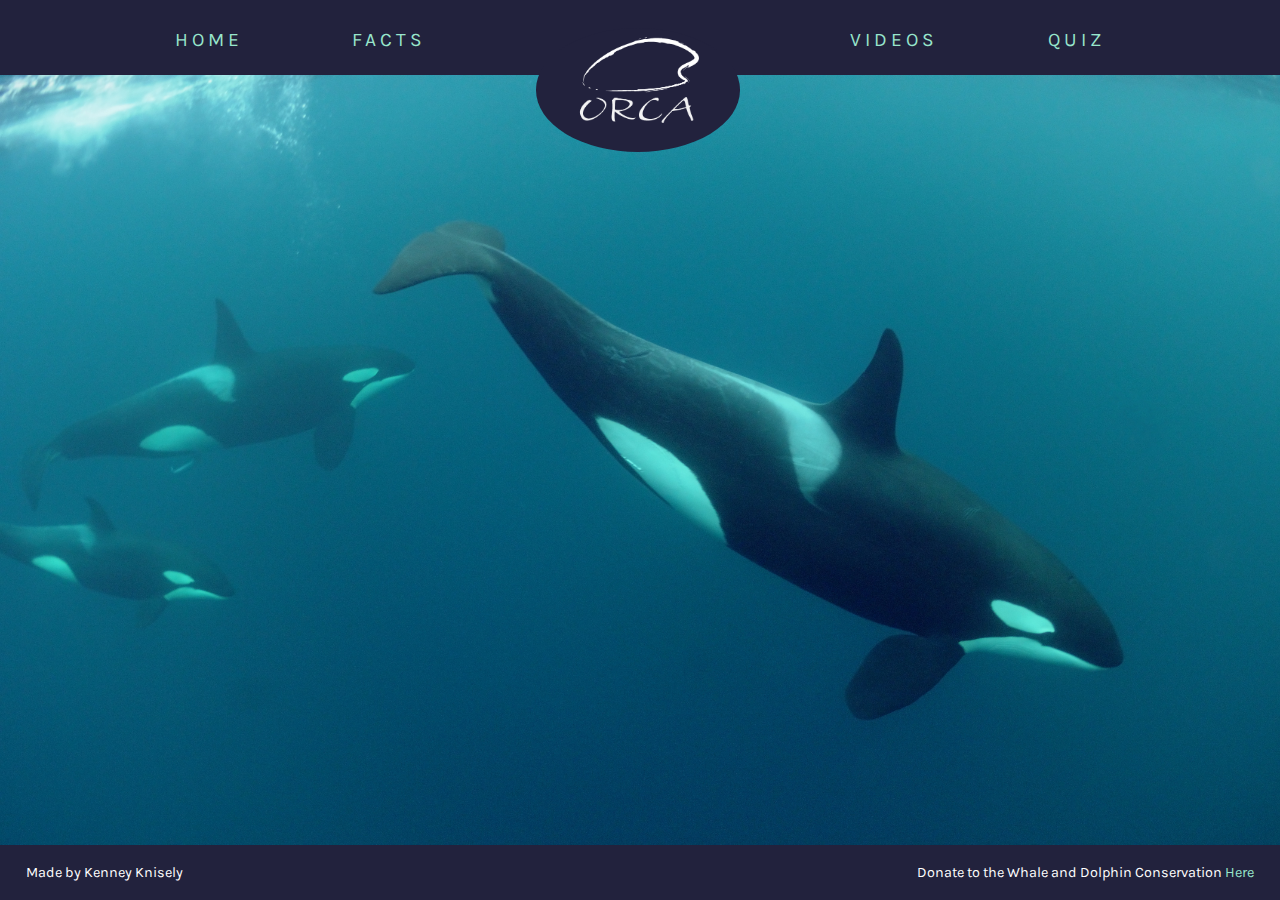
<file: index.html>
<!DOCTYPE html>
<html lang="en">

	<head>

		<meta charset="utf-8">

		<title>Orca</title>

		<link href="https://fonts.googleapis.com/css?family=Karla:400,700" rel="stylesheet">

		<link type="text/css" rel="stylesheet" href="styles.css" />
		<link type="text/css" rel="stylesheet" href="animate.min.css">

		<meta name="viewport" content="width=device-width, initial-scale=1">

		<!--[if lt IE 9]>
			<script src="js/html5shiv-printshiv.min.js"></script>
		<![endif]-->

	</head>

	<body>
		<div class="content">


			<div class="logo-menu-container" >
				<img class="logo-menu" src="images/logo_white.png" alt="logo" title="logo">
			</div>

			<header>
				<button class="hamburger">&#9776;</button>
	      <button class="cross">&#735;</button>

	      <nav class="menu">
	        <ul>
	          <li><a href="index.html">Home</a></li>
	          <li><a href="pages/facts.html">Facts</a></li>
	          <li><a href="pages/videos.html">Videos</a></li>
	          <li><a href="pages/quiz.html">Quiz</a></li>
	        </ul>
	      </nav>

	      <nav class="desktop-menu">
	        <ul>
	          <li><a href="index.html"><p id="animate1">HOME</p></a></li>
	          <li><a href="pages/facts.html"><p id="animate2">FACTS</p></a></li>
						<li class="logo-container">
							<img class="logo" src="images/logo_white.png"
							alt="logo" title="logo">
						</li>
	          <li><a href="pages/videos.html"><p id="animate3">VIDEOS</p></a></li>
	          <li><a href="pages/quiz.html"><p id="animate4">QUIZ</p></a></li>
	        </ul>
	      </nav>


			</header>

			<div id="container">
			</div>

		</div>

		<footer>
			<p> Made by Kenney Knisely </p>

			<p> Donate to the Whale and Dolphin Conservation <a class="whale-link" href="https://us.whales.org/"> Here </a> </p>
		</footer>






		<script type="text/javascript" src="https://ajax.googleapis.com/ajax/libs/jquery/3.3.1/jquery.min.js"></script>
		<script type="text/javascript" src="js/backstretch.js"></script>
		<script src="js/hamburger.js"></script>
		<script type="text/javascript" src="js/main.js"></script>
		<script type="text/javascript" src="js/animate.js"></script>

	</body>

</html>
</file>
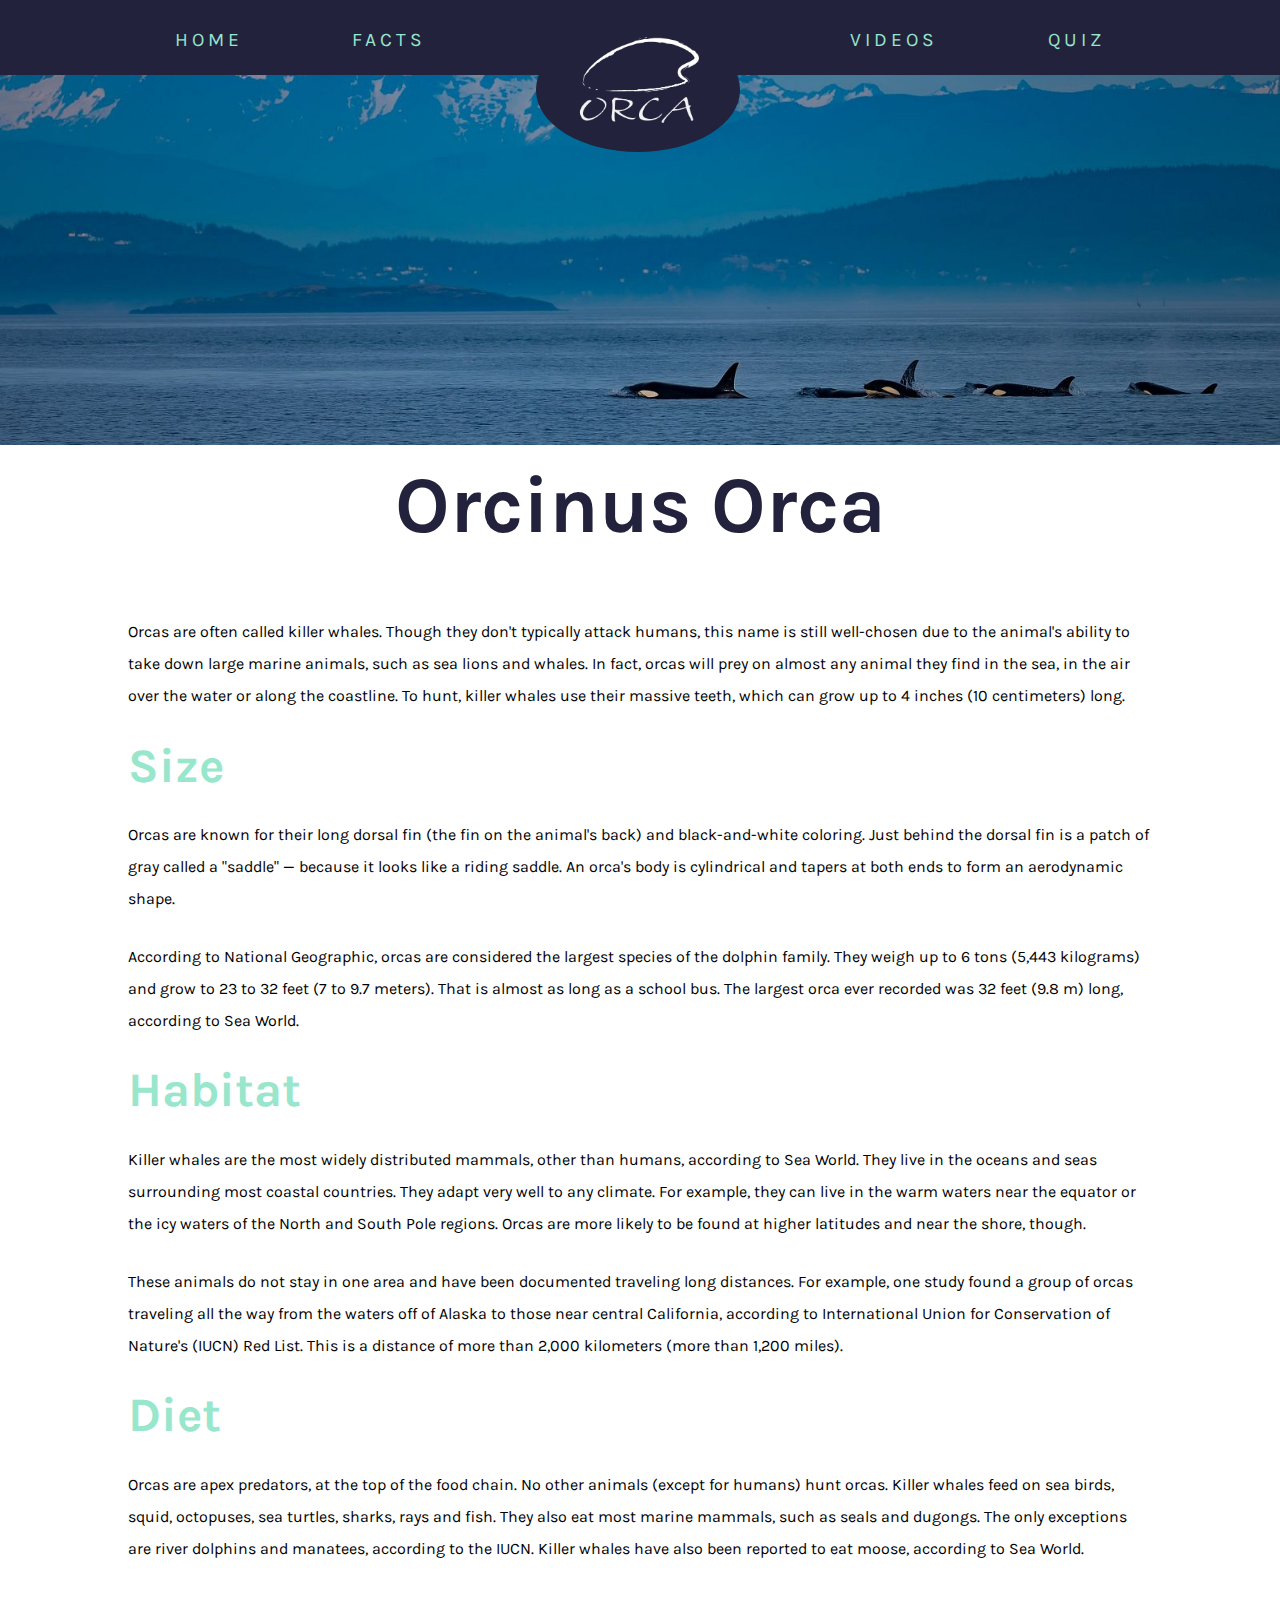
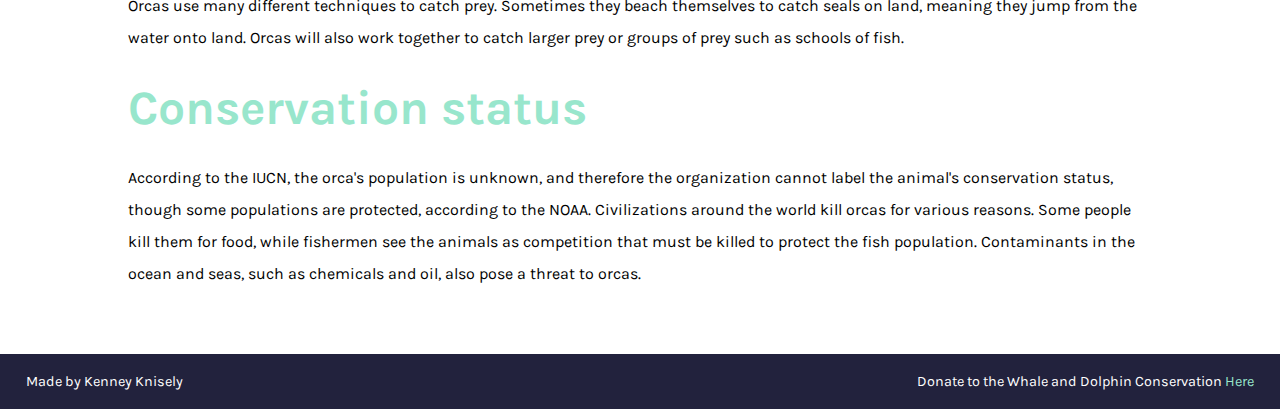
<file: pages/facts.html>
<!DOCTYPE html>
<html lang="en">

	<head>

		<meta charset="utf-8">

		<title>Orca-Facts</title>

		<link href="https://fonts.googleapis.com/css?family=Karla:400,700" rel="stylesheet">

		<link type="text/css" rel="stylesheet" href="../styles.css" />
		<link type="text/css" rel="stylesheet" href="../animate.min.css">

		<meta name="viewport" content="width=device-width, initial-scale=1">

		<!--[if lt IE 9]>
			<script src="js/html5shiv-printshiv.min.js"></script>
		<![endif]-->

	</head>

	<body>
		<div class="content">

      <div class="logo-menu-container" >
				<img class="logo-menu" src="../images/logo_white.png" alt="logo" title="logo">
			</div>


			<header>
				<button class="hamburger">&#9776;</button>
	      <button class="cross">&#735;</button>

	      <nav class="menu">
	        <ul>
	          <li><a href="../index.html">Home</a></li>
	          <li><a href="facts.html">Facts</a></li>
	          <li><a href="videos.html">Videos</a></li>
	          <li><a href="quiz.html">Quiz</a></li>
	        </ul>
	      </nav>

	      <nav class="desktop-menu">
	        <ul>
	          <li><a href="../index.html"><p id="animate1">HOME</p></a></li>
	          <li><a href="facts.html"><p id="animate2">FACTS</p></a></li>
						<li class="logo-container">
							<img class="logo" src="../images/logo_white.png" alt="logo" title="logo">
						</li>
	          <li><a href="videos.html"><p id="animate3">VIDEOS</p></a></li>
	          <li><a href="quiz.html"><p id="animate4">QUIZ</p></a></li>
	        </ul>
	      </nav>
			</header>


      <main class="facts-main">

        <img id="facts-pic" src="../images/facts.jpg" alt="Orcas" Title="Orcas">

        <article>

          <h1> Orcinus Orca </h1>

          <p>Orcas are often called killer whales. Though they don't typically attack humans, this name is still well-chosen due to the animal's ability to take down large marine animals, such as sea lions and whales. In fact, orcas will prey on almost any animal they find in the sea, in the air over the water or along the coastline. To hunt, killer whales use their massive teeth, which can grow up to 4 inches (10 centimeters) long.</p>

          <h2> Size </h2>

          <p> Orcas are known for their long dorsal fin (the fin on the animal's back) and black-and-white coloring. Just behind the dorsal fin is a patch of gray called a "saddle" — because it looks like a riding saddle. An orca's body is cylindrical and tapers at both ends to form an aerodynamic shape.</p>

          <p> According to National Geographic, orcas are considered the largest species of the dolphin family. They weigh up to 6 tons (5,443 kilograms) and grow to 23 to 32 feet (7 to 9.7 meters). That is almost as long as a school bus. The largest orca ever recorded was 32 feet (9.8 m) long, according to Sea World. </p>

          <h2>Habitat</h2>

          <p> Killer whales are the most widely distributed mammals, other than humans, according to Sea World. They live in the oceans and seas surrounding most coastal countries. They adapt very well to any climate. For example, they can live in the warm waters near the equator or the icy waters of the North and South Pole regions. Orcas are more likely to be found at higher latitudes and near the shore, though.</p>

          <p>These animals do not stay in one area and have been documented traveling long distances. For example, one study found a group of orcas traveling all the way from the waters off of Alaska to those near central California, according to International Union for Conservation of Nature's (IUCN) Red List. This is a distance of more than 2,000 kilometers (more than 1,200 miles).</p>

          <h2>Diet</h2>

          <p>Orcas are apex predators, at the top of the food chain. No other animals  (except for humans) hunt orcas. Killer whales feed on sea birds, squid, octopuses, sea turtles, sharks, rays and fish. They also eat most marine mammals, such as seals and dugongs. The only exceptions are river dolphins and manatees, according to the IUCN. Killer whales have also been reported to eat moose, according to Sea World.</p>

          <p>Orcas use many different techniques to catch prey. Sometimes they beach themselves to catch seals on land, meaning they jump from the water onto land. Orcas will also work together to catch larger prey or groups of prey such as schools of fish.</p>

          <h2> Conservation status</h2>

          <p> According to the IUCN, the orca's population is unknown, and therefore the organization cannot label the animal's conservation status, though some populations are protected, according to the NOAA. Civilizations around the world kill orcas for various reasons. Some people kill them for food, while fishermen see the animals as competition that must be killed to protect the fish population. Contaminants in the ocean and seas, such as chemicals and oil, also pose a threat to orcas.</p>

      </article>

      </main>







		</div>

		<footer>
			<p> Made by Kenney Knisely </p>

			<p> Donate to the Whale and Dolphin Conservation <a class="whale-link" href="https://us.whales.org/"> Here </a> </p>
		</footer>






		<script type="text/javascript" src="https://ajax.googleapis.com/ajax/libs/jquery/3.3.1/jquery.min.js"></script>
		<script src="../js/hamburger.js"></script>
		<script type="text/javascript" src="../js/animate.js"></script>

	</body>

</html>
</file>
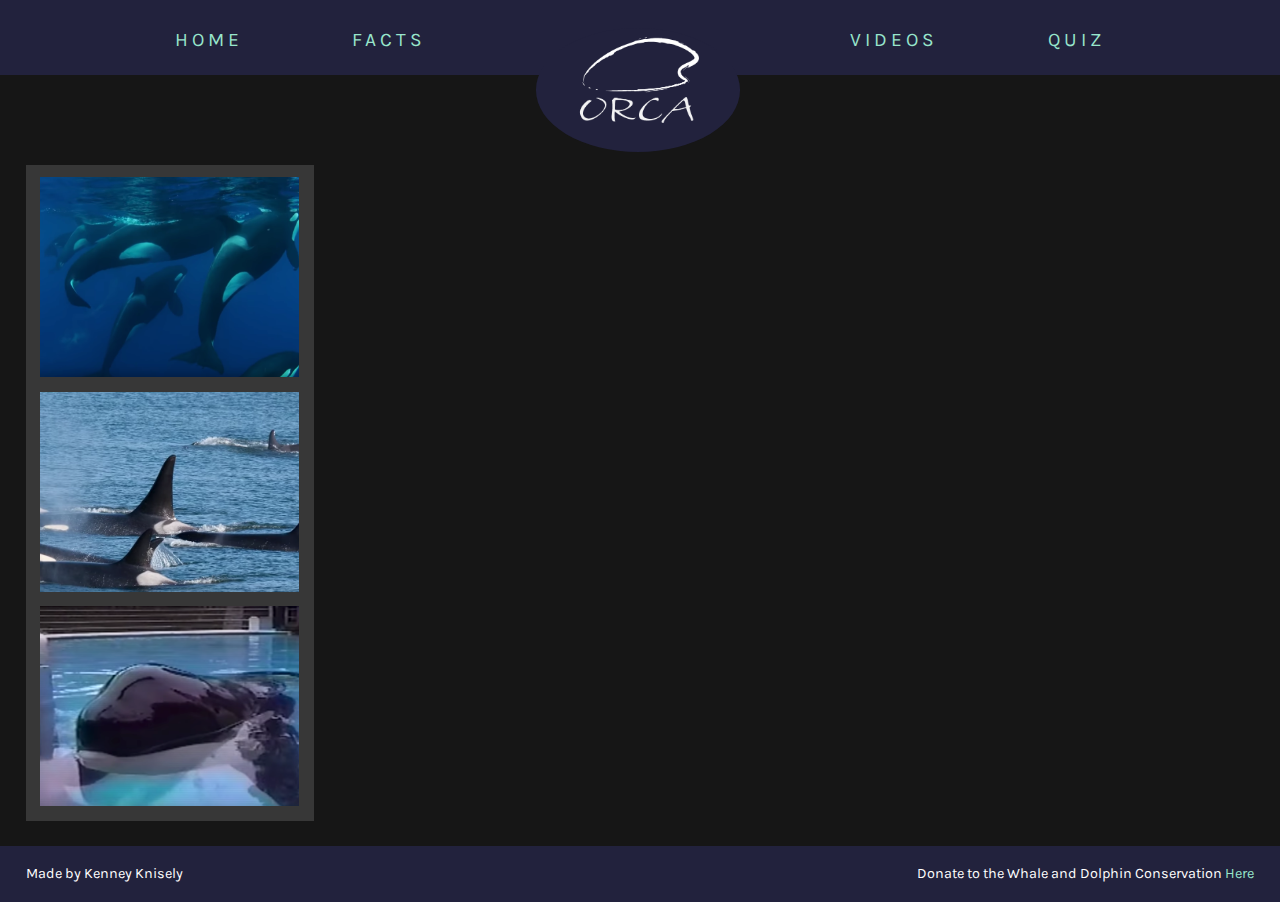
<file: pages/videos.html>
<!DOCTYPE html>
<html lang="en">

	<head>

		<meta charset="utf-8">

		<title>Orca-Videos</title>

		<link href="https://fonts.googleapis.com/css?family=Karla:400,700" rel="stylesheet">

		<link type="text/css" rel="stylesheet" href="../styles.css" />

		<link type="text/css" rel="stylesheet" href="../animate.min.css" />

		<meta name="viewport" content="width=device-width, initial-scale=1">

		<!--[if lt IE 9]>
			<script src="js/html5shiv-printshiv.min.js"></script>
		<![endif]-->

	</head>

	<body>

		<div class="vid-back"></div>

		<div class="content">

			<div class="logo-menu-container" >
				<img class="logo-menu" src="../images/logo_white.png" alt="logo" title="logo">
			</div>


			<header>
				<button class="hamburger">&#9776;</button>
				<button class="cross">&#735;</button>

				<nav class="menu">
					<ul>
						<li><a href="../index.html">Home</a></li>
						<li><a href="facts.html">Facts</a></li>
						<li><a href="videos.html">Videos</a></li>
						<li><a href="quiz.html">Quiz</a></li>
					</ul>
				</nav>

				<nav class="desktop-menu">
					<ul>
						<li><a href="../index.html"><p id="animate1">HOME</p></a></li>
						<li><a href="facts.html"><p id="animate2">FACTS</p></a></li>
						<li class="logo-container">
							<img class="logo" src="../images/logo_white.png" alt="logo" title="logo">
						</li>
						<li><a href="videos.html"><p id="animate3">VIDEOS</p></a></li>
						<li><a href="quiz.html"><p id="animate4">QUIZ</p></a></li>
					</ul>
				</nav>


			</header>

<main class="vid-main">
<div class="player-container">
		<div class="resp-container" id="show-player-1">
    	<div class="player" id="player1"></div>
		</div>
		<div class="resp-container" id="show-player-2">
    	<div class="player" id="player2"></div>
		</div>
		<div class="resp-container" id="show-player-3">
    	<div class="player" id="player3"></div>
		</div>
</div>

<div class="player-imgs">
	<div class="alt-container">
		<img class="alt-image" id="player-alt-1" src="../images/player-alt-1.png" alt="Video" Title="Video">
		<div class="hover-title" id="hover1">
			<p> How Would Orca Attack and Kill a Great White Shark? </p>
		</div>
	</div>

	<div class="alt-container">
		<img class="alt-image" id="player-alt-2" src="../images/player-alt-2.png" alt="Video" Title="Video">
		<div class="hover-title" id="hover2">
			<p> GoPro: Orca Rescue in 4k </p>
		</div>
	</div>

	<div class="alt-container">
		<img class="alt-image" id="player-alt-3" src="../images/player-alt-3.png" alt="Video" Title="Video">
		<div class="hover-title" id="hover3">
			<p> Freeing Willy </p>
		</div>
	</div>

	</div>

</main>

</div>


		<footer>
			<p> Made by Kenney Knisely </p>

			<p> Donate to the Whale and Dolphin Conservation <a class="whale-link" href="https://us.whales.org/"> Here </a> </p>
		</footer>






		<script  src="https://ajax.googleapis.com/ajax/libs/jquery/3.3.1/jquery.min.js"></script>
		<script src="../js/hamburger.js"></script>
		<script src="https://www.youtube.com/iframe_api"></script>
		<script src="../js/player.js"></script>
		<script type="text/javascript" src="../js/animate.js"></script>



	</body>

</html>
</file>
<file: styles.css>
/* ---------------------------------------
              General
------------------------------------------- */

* {
	margin: 0;
	padding: 0;
	border: 0;
}

article, aside, details, figcaption, figure, footer, header, main, nav, section, summary {
    display:block;
}

header {
	width: 100%;
	background-color: #22223D;
	height: 75px;
	display: flex;
	flex-direction: row-reverse;
	justify-content: space-between;

}

ul li {
	list-style-type: none;
}

html, body {
  height: 100%;
}
body {
  display: flex;
  flex-direction: column;
	font-family: 'Karla', sans-serif;
}
.content {
  flex: 1 0 auto;
}


#container{
	width: 100%;
	height: 91%;
}

footer {
  flex-shrink: 0;
	display: flex;
	justify-content: space-between;
	width: 96%;
	background-color: #22223D;
	color: white;
	padding: 1.5% 2%;
	font-size: .5rem;
	z-index: 100;
}

footer .whale-link{
	color: #7FFFD4;
}

/* ---------------------------------------
              Hamburger Menu
------------------------------------------- */

.desktop-menu {
	display: none;
}

.hamburger{
  background:none;
  line-height:45px;
  padding:2%;
  color: #98e6cc;
  border:0;
  font-size:3rem;
  cursor:pointer;
  outline:none;
  z-index:10000000000000;
}

.cross{
  background:none;
  padding:7px 15px 0px 15px;
  color: #98e6cc;
  border:0;
  font-size:5rem;
  line-height:65px;
  cursor:pointer;
  outline:none;
  z-index:10000000000000;
}

.menu{
	z-index:1000000;
	font-weight:bold;
	font-size:0.8em;
	width:100%;
	background:#f1f1f1;
	position:absolute;
	text-align:center;
	font-size:.75rem;
 }

.menu ul {
	margin: 0;
	padding: 0;
	list-style-type: none;
	list-style-image: none;
}

.menu li {
	display: block;
	padding:15px 0 15px 0;
	border-bottom:#dddddd 1px solid;
}
.menu li:hover{
	display: block;
	background:#ffffff;
	padding:15px 0 15px 0;
	border-bottom:#dddddd 1px solid;
}
.menu ul li a {
	text-decoration:none;
	margin: 0px;
	color:#666;
}
.menu ul li a:hover {
	color: #666;
	text-decoration: none;
}
.menu a{
	text-decoration:none;
	color:#666;
}
.menu a:hover{
	text-decoration:none;
	color:#666;
}

.logo-menu-container{
	position: absolute;
	top: 0;
	left: -2%;
	width: 20%;
	z-index: 100;
	padding: 5%;
	background-color:#22223D;
	border-radius: 50%;
}

.logo-menu{
	width: 100%;
}
/* ---------------------------------------
              Facts Page Styles
------------------------------------------- */

#facts-pic{
	position: absolute;
	z-index: -1000;
	width: 100%;
	object-fit: cover;
	top:5%;
	max-height: 500px;
}

article{
	margin-top: 30%;
}

article h1{
	margin: 5%;
	font-size: 3rem;
	text-align: center;
	color: #22223D;

}

.facts-main{
	margin-bottom: 5%;
}

.facts-main h2 {
	margin: 0 5%;
	color: #98e6cc;
	font-size: 2rem;
}

.facts-main p {
	margin: 5%;
	line-height: 2rem;
}

/* ---------------------------------------
              Quiz Page Styles
------------------------------------------- */
.quiz-image {
	position: absolute;
	top: 0;
	width: 100%;
	object-fit: cover;
	max-height: 400px;
	z-index: -10000;
}

.quiz-heading{
	margin-top: 40%;
}

.quiz-heading h1{
	margin: 2% 0;
	text-align: center;
	color: #22223D;
	font-size: 3rem;
}

.quiz-heading h2{
	margin: 0 5%;
	color: #98e6cc;
	text-align: center;
}

.quiz-heading p {
	margin: 3% 0;
	text-align: center;
}


.quiz{
	display: flex;
	flex-direction: column;
	align-items: center;
}

figure{
	position: relative;
	width: 81%;
	margin: 5% 2%;
	display: flex;
	flex-direction: column;
	align-items: center;
	box-shadow: 0px 0px 5px black;
	overflow: hidden;
}


.quiz-img {
	width: 100%;
	height: 200px;
	object-fit: cover;
	transition: .1s
}

.quiz-img:hover {
	transform: scale(1.1);
	transition: .2s

}

figure h3{
	margin: 5%;
}

.box-content {
  display: none;
	line-height: 1.5em;
}

/* ---------------------------------------
              Videos Page Styles
------------------------------------------- */

.player {
	width: 100%;
}

.resp-container{
	position: relative;
	overflow: hidden;
	padding-top: 56.25%;
}

iframe{
	position: absolute;
 top: 0;
 left: 0;
 width: 100%;
 height: 100%;
 border: 0;
}

#show-player-2, #show-player-3{
	display: none;
}

.alt-container{
	position: relative;
	width: 90%;
	margin: 5%;
	height: 200px;

}

.alt-image{
	object-fit: cover;
  width: 100%;
  height: 100%;
}


.hover-title {
  position: absolute;
 top:0;
 left: 0;
 width: 100%;
 height: 100%;
 color:white;
 opacity: 0;
 transition: .5s ease;
 background: rgba(56,56,56,0.6);
 display: flex;
 flex-direction: column;
 justify-content: center;
 align-items: center;
}

.hover-title p {
	margin: 5%;
	text-align: center;
}

.hover-title:hover{
	opacity:1;
}



/* ---------------------------------------
            Media Queries 450
------------------------------------------- */
@media(min-width: 450px) {
	.quiz{
		display: flex;
		flex-direction: row;
		align-items: center;
		flex-wrap: wrap;
	}

	figure {
		width: 45%;
	}
}
/* ---------------------------------------
            Media Queries 760
------------------------------------------- */


@media (min-width: 760px){

	.logo-menu-container {
		display: none;
	}
	.menu, .hamburger, .cross{
		display: none;
	}

	.desktop-menu{
		display: block;
	}

	header{
	display: block;
	}

	#container {
		width: 100%;
		height: 96%;
	}

	/* ---------------------------------------
	              Desktop Menu
	------------------------------------------- */
	 .desktop-menu ul{
		 display: flex;
		 flex-direction: row;
		 justify-content: space-between;
		 align-items: flex-start;
		 width: 90%;
		 margin: 0 auto;
		 max-width: 930px;

	 }

	 .logo-container{
		 width: 13%;
		 z-index: 100;
		 background-color: #22223D;
		 margin: 1% 0 0 0;
		 padding: 1% 4.5% 2% 4.5%;
		 border-radius: 50%;
	 }

	 .logo{
		 width: 100%;

	 }

	 .desktop-menu ul li {
		 margin: 3% 0 0 0;
		 font-family: 'Karla', sans-serif;
		 font-size: 1.2rem;
		 letter-spacing: .2em;
	 }

	 	a:link {
	  	text-decoration: none;
			color: #98e6cc;
		}

		a:visited {
		  text-decoration: none;
			color: #98e6cc;
		}

		a:hover {
		  text-decoration: none;
			color: #98e6cc;
		}

		a:active {
		  text-decoration: none;
			color: #98e6cc;
		}

	/* ---------------------------------------
		        Facts Page Styles 760
	------------------------------------------- */
	article h1{
		margin: 5%;
		font-size: 5rem;
		text-align: center;

	}

		.facts-main h2 {
			margin: 0 10%;
			color: #98e6cc;
			font-size: 3rem;
		}

		.facts-main p {
			margin:  2% 10%;
		}

	/* ---------------------------------------
		          Quiz Page Styles 760
	------------------------------------------- */


	figure{
		width: 21%;
		margin: 5% 2%;
	}


	figure h3{
		margin: 6% 0 10% 0;
	}




	/* ---------------------------------------
	            Videos Page Styles 760
	------------------------------------------- */

	.vid-back {
		display: block;
		position: fixed;
		top:0;
		left: 0;
		width: 100vw;
		height: 100vh;
		background-color: #161616;
		z-index: -100000;
	}


.vid-main {
	width: 100%;
	display: flex;
	margin: 7% 0 0 0;
	flex-direction: row-reverse;
}

.player-container{
	width: 71%;
	padding: 0 2% 2% 2%;
}

.player-imgs{
	padding: 1% 0 0 0;
	margin: 0 2% 2% 2%;;
	width: 23%;
	height: 100%;
	background-color: #373737;
}


.alt-container{
	margin: 0% 5% 5% 5%;
}

footer{
	font-size: .9rem;
}


/* ---------------------------------------
            Media Queries 900
------------------------------------------- */


@media (min-width: 1000px){

	.quiz-heading{
		margin-top: 35%;
	}


}

/* ---------------------------------------
            Media Queries 1020
------------------------------------------- */


@media (min-width: 1200px){

	.quiz-heading{
		margin-top: 30%;
	}

}
</file>
